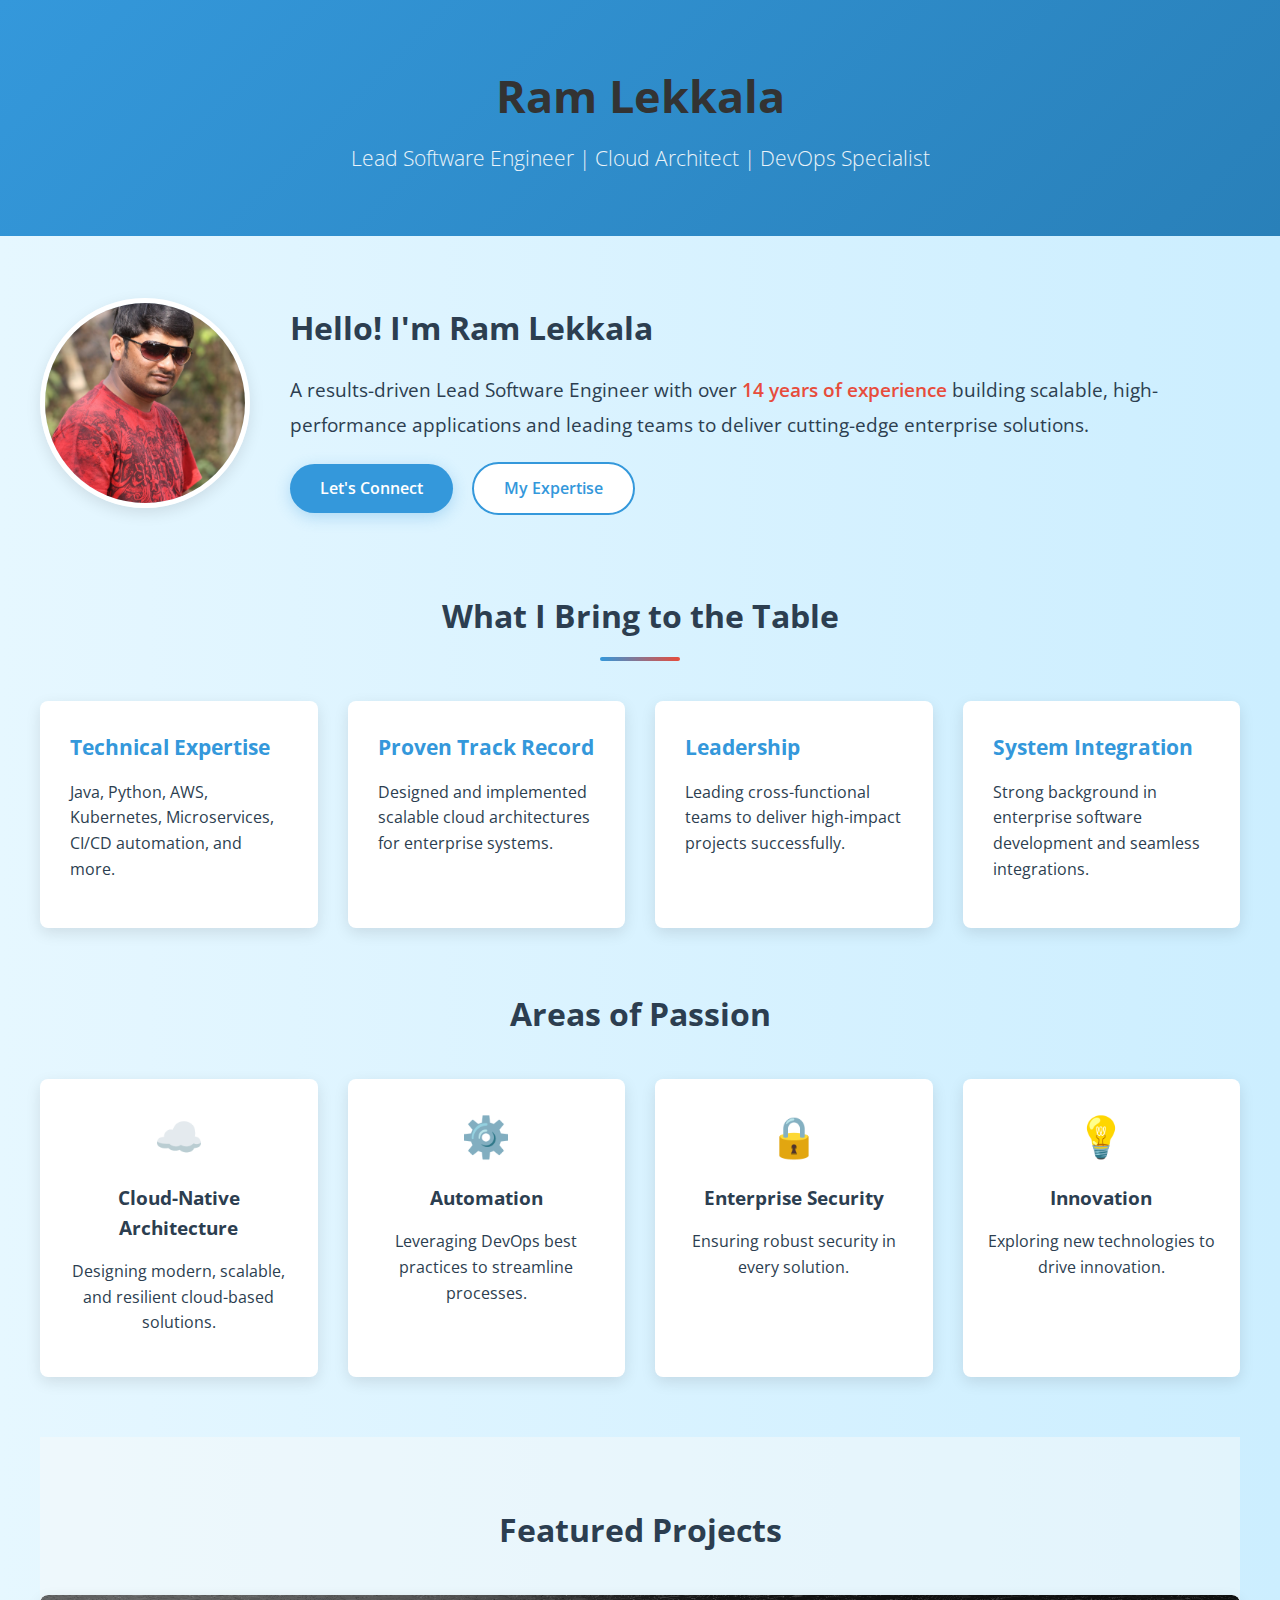
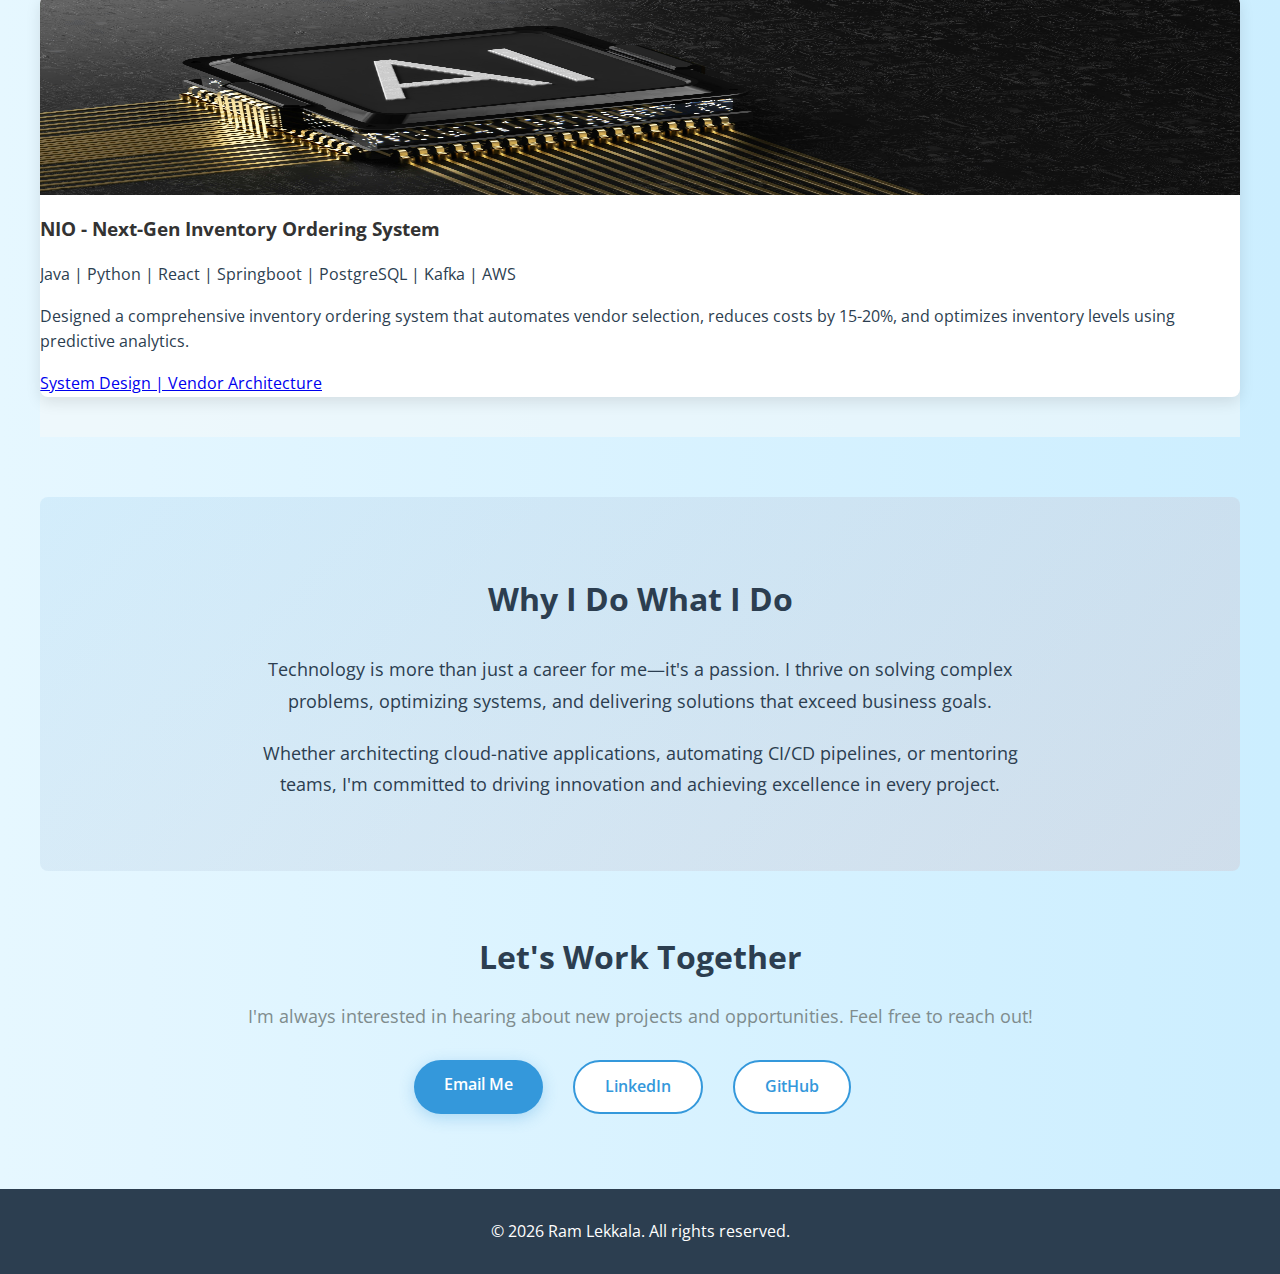
<file: inventory-system-design/index.html>
<!DOCTYPE html>
<html lang="en">
<head>
    <meta charset="UTF-8">
    <meta name="viewport" content="width=device-width, initial-scale=1.0">
    <title>Ram Lekkala - Lead Software Engineer</title>
    <link rel="stylesheet" href="css/styles.css">
    <link rel="stylesheet" href="css/about_me_styles.css">
    <link href="https://fonts.googleapis.com/css2?family=Open+Sans:wght@400;600;700&family=Roboto:wght@300;400;500&display=swap" rel="stylesheet">
</head>
<body>
    <header class="main-header">
        <div class="container">
            <h1>Ram Lekkala</h1>
            <p class="tagline">Lead Software Engineer | Cloud Architect | DevOps Specialist</p>
        </div>
    </header>

    <main class="container">
        <section class="hero-section">
            <div class="profile-intro">
                <img src="assets/images/Ram_Photo.JPG" alt="Ram Lekkala" class="profile-image">
                <div class="intro-text">
                    <h2>Hello! I'm Ram Lekkala</h2>
                    <p class="lead">A results-driven Lead Software Engineer with over <span class="highlight">14 years of experience</span> building scalable, high-performance applications and leading teams to deliver cutting-edge enterprise solutions.</p>
                    <div class="cta-buttons">
                        <a href="#contact" class="btn-primary">Let's Connect</a>
                        <a href="#expertise" class="btn-secondary">My Expertise</a>
                    </div>
                </div>
            </div>
        </section>

        <section id="expertise" class="expertise-section">
            <h2>What I Bring to the Table</h2>
            <div class="expertise-grid">
                <div class="expertise-card">
                    <h3>Technical Expertise</h3>
                    <p>Java, Python, AWS, Kubernetes, Microservices, CI/CD automation, and more.</p>
                </div>
                <div class="expertise-card">
                    <h3>Proven Track Record</h3>
                    <p>Designed and implemented scalable cloud architectures for enterprise systems.</p>
                </div>
                <div class="expertise-card">
                    <h3>Leadership</h3>
                    <p>Leading cross-functional teams to deliver high-impact projects successfully.</p>
                </div>
                <div class="expertise-card">
                    <h3>System Integration</h3>
                    <p>Strong background in enterprise software development and seamless integrations.</p>
                </div>
            </div>
        </section>

        <section class="passion-section">
            <h2>Areas of Passion</h2>
            <div class="passion-list">
                <div class="passion-item">
                    <span class="icon">☁️</span>
                    <h3>Cloud-Native Architecture</h3>
                    <p>Designing modern, scalable, and resilient cloud-based solutions.</p>
                </div>
                <div class="passion-item">
                    <span class="icon">⚙️</span>
                    <h3>Automation</h3>
                    <p>Leveraging DevOps best practices to streamline processes.</p>
                </div>
                <div class="passion-item">
                    <span class="icon">🔒</span>
                    <h3>Enterprise Security</h3>
                    <p>Ensuring robust security in every solution.</p>
                </div>
                <div class="passion-item">
                    <span class="icon">💡</span>
                    <h3>Innovation</h3>
                    <p>Exploring new technologies to drive innovation.</p>
                </div>
            </div>
        </section>
        <section id="projects" class="projects-section">
            <h2>Featured Projects</h2>
            <div class="projects-grid">
                <div class="project-card nio-project">
                    <div class="project-image">
                        <img src="assets/images/nio-project-thumbnail.png" alt="NIO Project Architecture">
                    </div>
                    <div class="project-details">
                        <h3>NIO - Next-Gen Inventory Ordering System</h3>
                        <p class="project-tech">Java | Python | React | Springboot | PostgreSQL | Kafka | AWS</p>
                        <p class="project-description">Designed a comprehensive inventory ordering system that automates vendor selection, reduces costs by 15-20%, and optimizes inventory levels using predictive analytics.</p>
                        <div class="project-links">
                            <a href="/system_design.html" class="btn-architecture">
                                <i class="fas fa-project-diagram"></i> System Design |
                            </a>
                            <a href="javascript:void(0)" class="btn-architecture" onclick="showArchitecture('nio-vendor-architecture')">
                                <i class="fas fa-network-wired"></i>  Vendor Architecture
                            </a>
                        </div>
                    </div>
                </div>
            </div>
        </section>
        <section class="mission-section">
            <h2>Why I Do What I Do</h2>
            <div class="mission-content">
                <p>Technology is more than just a career for me—it's a passion. I thrive on solving complex problems, optimizing systems, and delivering solutions that exceed business goals.</p>
                <p>Whether architecting cloud-native applications, automating CI/CD pipelines, or mentoring teams, I'm committed to driving innovation and achieving excellence in every project.</p>
            </div>
        </section>

        <section id="contact" class="contact-section">
            <h2>Let's Work Together</h2>
            <p>I'm always interested in hearing about new projects and opportunities. Feel free to reach out!</p>
            <div class="contact-options">
                <a href="mailto:rammlekkala@gmail.com" class="btn-primary">Email Me</a>
                <a href="https://linkedin.com/in/yourprofile" target="_blank" class="btn-secondary">LinkedIn</a>
                <a href="https://github.com/yourusername" target="_blank" class="btn-secondary">GitHub</a>
            </div>
        </section>
    </main>

    <footer class="main-footer">
        <div class="container">
            <p>&copy; <span id="year"></span> Ram Lekkala. All rights reserved.</p>
        </div>
    </footer>

    <script src="js/scripts.js"></script>
    <script>
        // Simple script to update copyright year
        document.getElementById('year').textContent = new Date().getFullYear();
    </script>
</body>
</html>
</file>
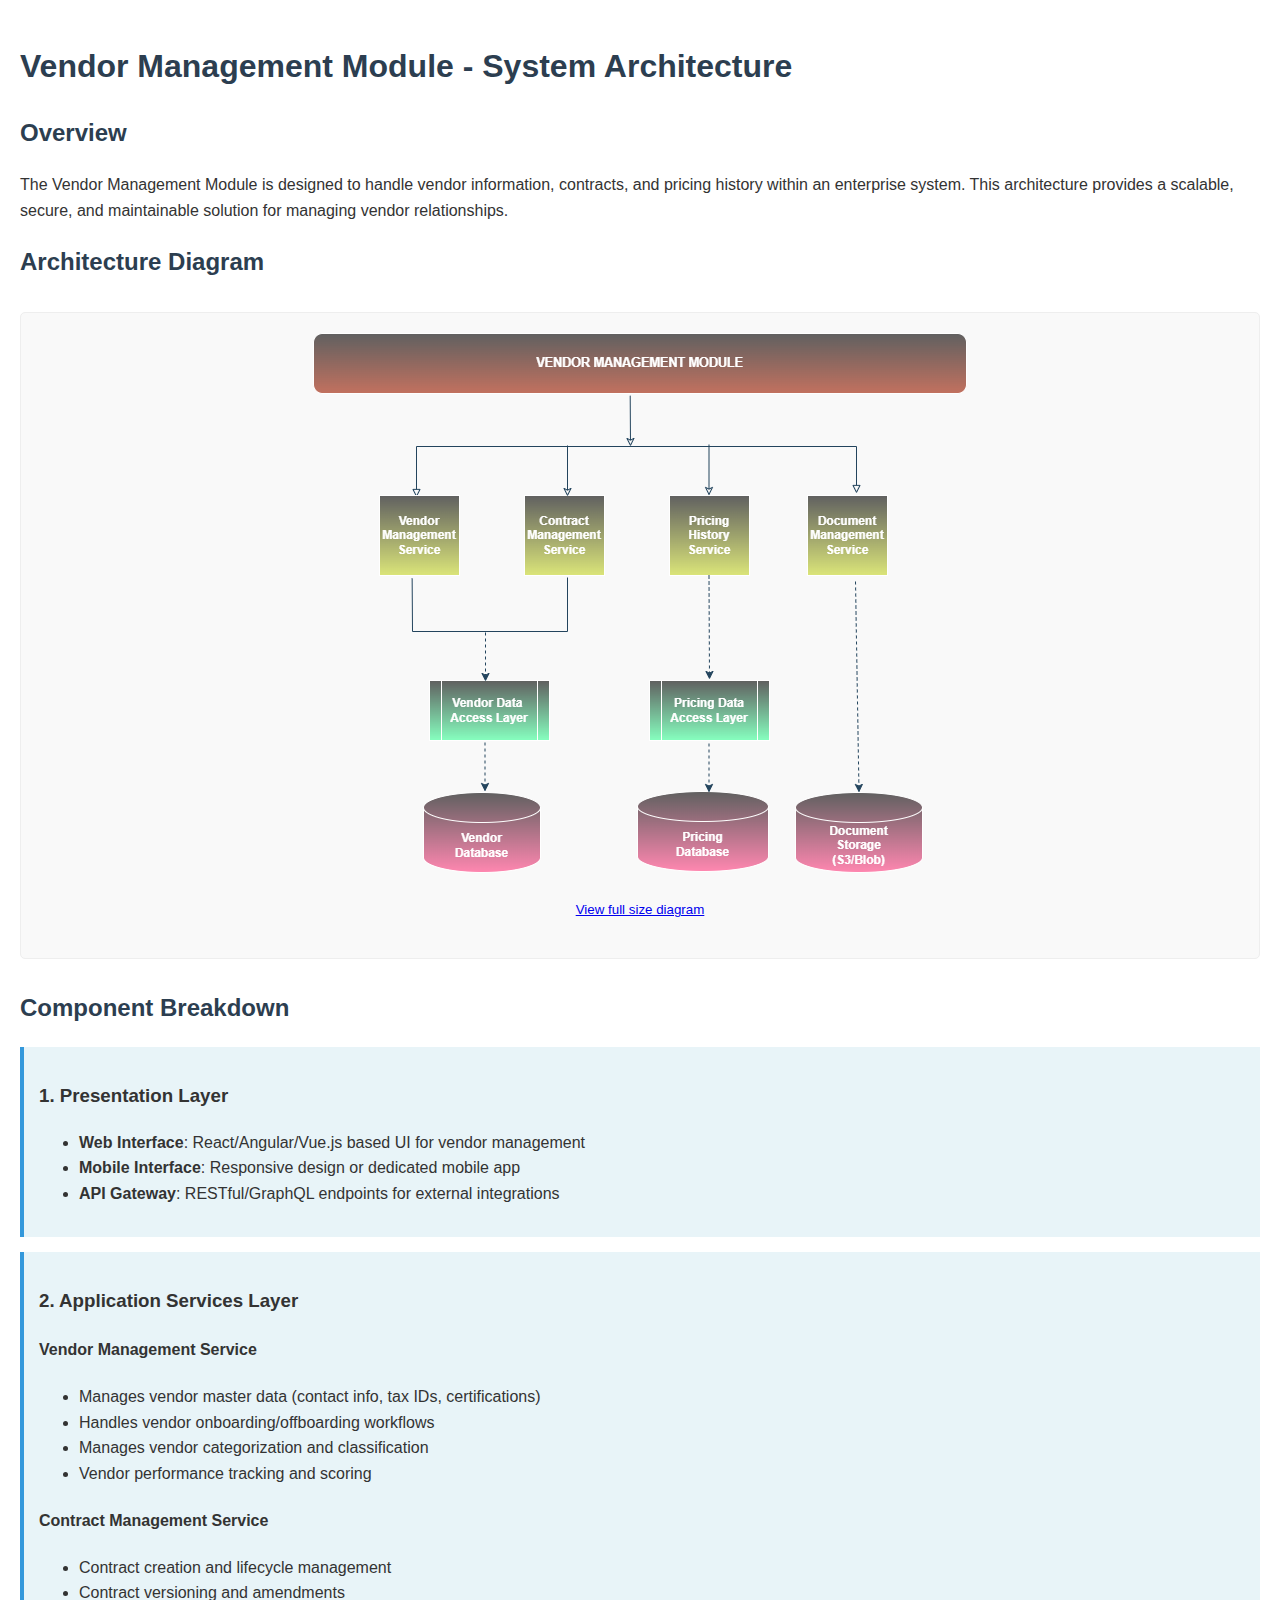
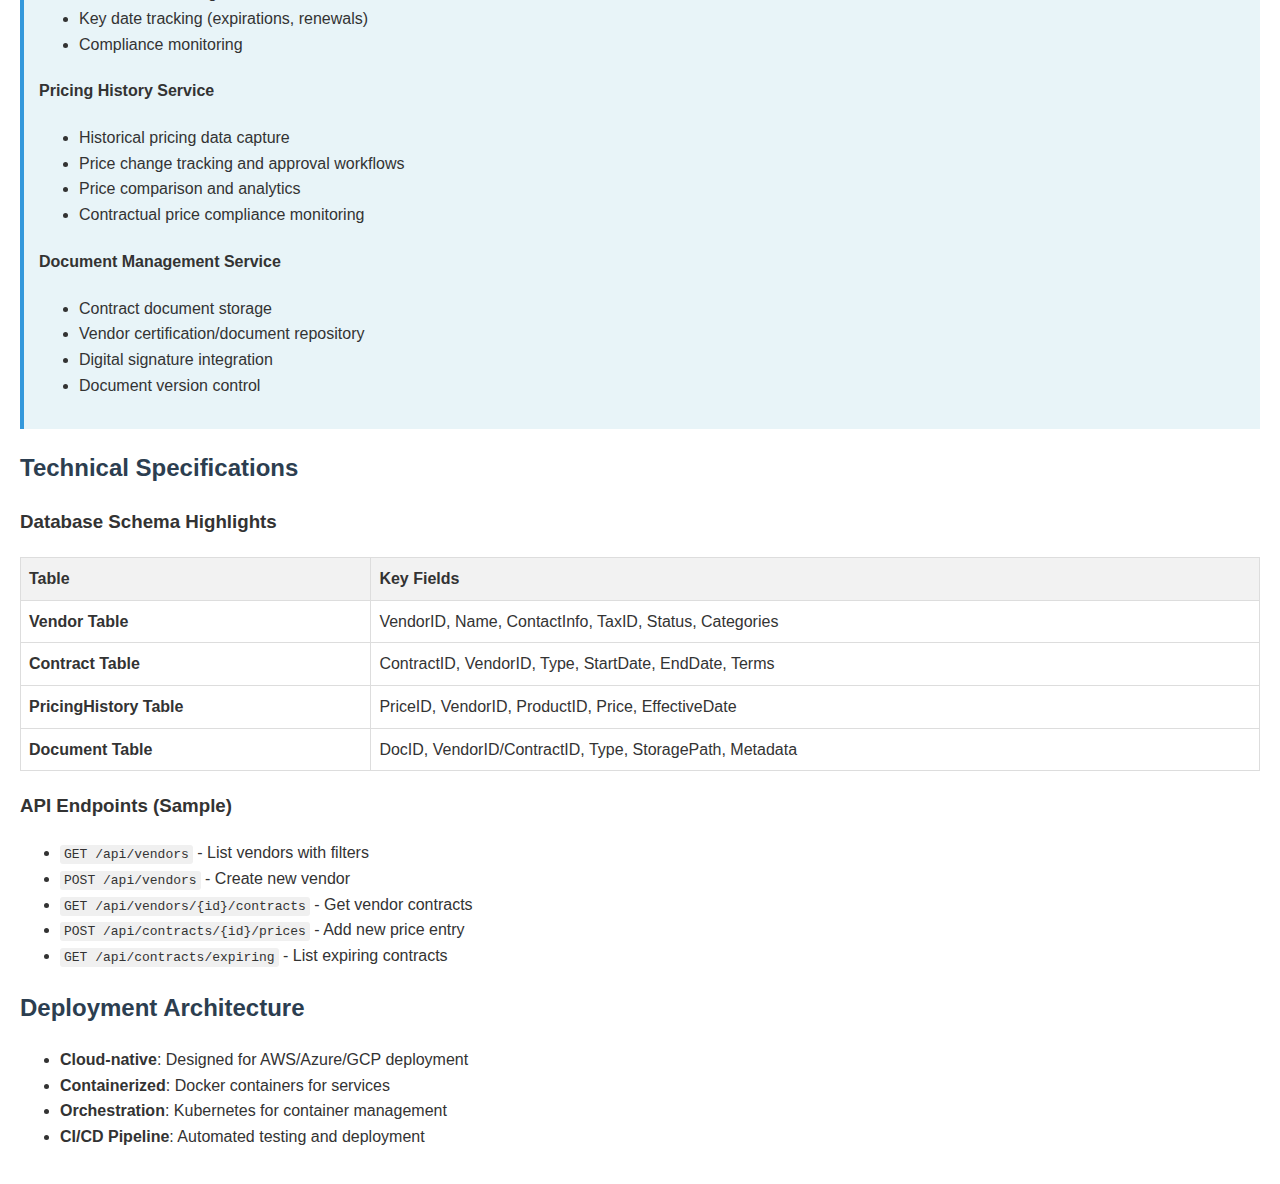
<file: inventory-system-design/vendor_management_architecture.html>
<!DOCTYPE html>
<html lang="en">
    <head>
        <meta charset="UTF-8">
        <meta name="viewport" content="width=device-width, initial-scale=1.0">
        <title>Vendor Management Architecture Overview</title>
        <link rel="stylesheet" href="css/vendor_mgmt_arch_styles.css">
    </head>
    <body>
        <h1>Vendor Management Module - System Architecture</h1>
        <h2>Overview</h2>
        <p>The Vendor Management Module is designed to handle vendor information, contracts, and pricing history within an enterprise system. This architecture provides a scalable, secure, and maintainable solution for managing vendor relationships.</p>
        <h2>Architecture Diagram</h2>
        <div class="diagram-container">
            <img src="assets/images/vendor-management-architecture.drawio.png" 
             alt="Vendor Management System Architecture Diagram"
             title="Click to view larger version" />
        <p><small><a href="assets/images/vendor-management-architecture.drawio.png" target="_blank">View full size diagram</a></small></p>
        </div>
        <h2>Component Breakdown</h2>
    
    <div class="component">
        <h3>1. Presentation Layer</h3>
        <ul>
            <li><strong>Web Interface</strong>: React/Angular/Vue.js based UI for vendor management</li>
            <li><strong>Mobile Interface</strong>: Responsive design or dedicated mobile app</li>
            <li><strong>API Gateway</strong>: RESTful/GraphQL endpoints for external integrations</li>
        </ul>
    </div>
    
    <div class="component">
        <h3>2. Application Services Layer</h3>
        
        <h4>Vendor Management Service</h4>
        <ul>
            <li>Manages vendor master data (contact info, tax IDs, certifications)</li>
            <li>Handles vendor onboarding/offboarding workflows</li>
            <li>Manages vendor categorization and classification</li>
            <li>Vendor performance tracking and scoring</li>
        </ul>
        
        <h4>Contract Management Service</h4>
        <ul>
            <li>Contract creation and lifecycle management</li>
            <li>Contract versioning and amendments</li>
            <li>Key date tracking (expirations, renewals)</li>
            <li>Compliance monitoring</li>
        </ul>
        
        <h4>Pricing History Service</h4>
        <ul>
            <li>Historical pricing data capture</li>
            <li>Price change tracking and approval workflows</li>
            <li>Price comparison and analytics</li>
            <li>Contractual price compliance monitoring</li>
        </ul>
        
        <h4>Document Management Service</h4>
        <ul>
            <li>Contract document storage</li>
            <li>Vendor certification/document repository</li>
            <li>Digital signature integration</li>
            <li>Document version control</li>
        </ul>
    </div>
    
    <h2>Technical Specifications</h2>
    
    <h3>Database Schema Highlights</h3>
    <table>
        <tr>
            <th>Table</th>
            <th>Key Fields</th>
        </tr>
        <tr>
            <td><strong>Vendor Table</strong></td>
            <td>VendorID, Name, ContactInfo, TaxID, Status, Categories</td>
        </tr>
        <tr>
            <td><strong>Contract Table</strong></td>
            <td>ContractID, VendorID, Type, StartDate, EndDate, Terms</td>
        </tr>
        <tr>
            <td><strong>PricingHistory Table</strong></td>
            <td>PriceID, VendorID, ProductID, Price, EffectiveDate</td>
        </tr>
        <tr>
            <td><strong>Document Table</strong></td>
            <td>DocID, VendorID/ContractID, Type, StoragePath, Metadata</td>
        </tr>
    </table>
    
    <h3>API Endpoints (Sample)</h3>
    <ul>
        <li><code>GET /api/vendors</code> - List vendors with filters</li>
        <li><code>POST /api/vendors</code> - Create new vendor</li>
        <li><code>GET /api/vendors/{id}/contracts</code> - Get vendor contracts</li>
        <li><code>POST /api/contracts/{id}/prices</code> - Add new price entry</li>
        <li><code>GET /api/contracts/expiring</code> - List expiring contracts</li>
    </ul>
    
    <h2>Deployment Architecture</h2>
    <ul>
        <li><strong>Cloud-native</strong>: Designed for AWS/Azure/GCP deployment</li>
        <li><strong>Containerized</strong>: Docker containers for services</li>
        <li><strong>Orchestration</strong>: Kubernetes for container management</li>
        <li><strong>CI/CD Pipeline</strong>: Automated testing and deployment</li>
    </ul>
    </body>
    <script src="js/scripts.js"></script>
</html>
</file>
<file: inventory-system-design/css/styles.css>
/* Inventory System Design - CSS Stylesheet */
/* This stylesheet defines the styles for the Inventory System Design web application */
body {
    font-family: Arial, sans-serif;
    line-height: 1.6;
    margin: 0;
    background: linear-gradient(to right, #e6f7ff, #cceeff);
    color: #333333;
    padding-top: 70px;
}
h1, h2, h3 {
    color: #333;
}
code {
    background: #f4f4f4;
    padding: 5px;
    border-radius: 5px;
}
nav {
    width: 100%;
    margin-bottom: 20px;
    background: #007bff;
    padding: 10px;
    border-radius: 5px;
    display: flex;
    justify-content: flex-start;
    position: fixed;
    top: 0;
    left: 0;
    z-index: 1000;
}
nav a, nav button {
    background: none;
    border: none;
    font-size: 16px;
    cursor: pointer;
    color: #fff;
    text-decoration: none;
    margin-left: 15px;
}
nav a:hover, nav button:hover {
    color: #ffcc00;
}
.center-content {
    display: flex;
    justify-content: center;
    align-items: center;
    height: calc(100vh - 600px); /* Adjust for fixed nav height */
    text-align: center;
}
.dropdown {
    position: relative;
    display: inline-block;

}
.dropdown-content {
    display: none;
    position: fixed;
    background-color: #007bff;
    min-width: 160px;
    box-sizing: border-box;
    box-shadow: 0px 8px 16px 0px rgba(0,0,0,0.2);
    z-index: 1;
}
.dropdown-content a {
    color: white;
    padding: 12px 18px;
    text-decoration: none;
    display: block;
}
</file>
<file: inventory-system-design/css/about_me_styles.css>
/* about_me_styles.css - Modern Professional Profile */
:root {
    --primary-color: #3498db;
    --secondary-color: #2c3e50;
    --accent-color: #e74c3c;
    --light-bg: #f8f9fa;
    --dark-text: #2c3e50;
    --light-text: #7f8c8d;
    --border-radius: 8px;
    --box-shadow: 0 5px 15px rgba(0, 0, 0, 0.1);
    --transition: all 0.3s ease;
}

body {
    font-family: 'Open Sans', sans-serif;
    line-height: 1.6;
    color: var(--dark-text);
    background-color: var(--light-bg);
    margin: 0;
    padding: 0;
}

.container {
    max-width: 1200px;
    margin: 0 auto;
    padding: 0 20px;
}

/* Header Styles */
.main-header {
    background: linear-gradient(135deg, var(--primary-color), #2980b9);
    color: white;
    text-align: center;
    padding: 60px 0 40px;
    margin-bottom: 40px;
}

.main-header h1 {
    font-size: 2.8rem;
    margin: 0;
    font-weight: 700;
}

.tagline {
    font-size: 1.3rem;
    opacity: 0.9;
    margin-top: 10px;
    font-weight: 300;
}

/* Hero Section */
.hero-section {
    margin-bottom: 60px;
}

.profile-intro {
    display: flex;
    align-items: center;
    gap: 40px;
    margin-bottom: 50px;
}

@media (max-width: 768px) {
    .profile-intro {
        flex-direction: column;
        gap: 20px;
    }
}

.profile-image {
    width: 200px;
    height: 200px;
    border-radius: 50%;
    object-fit: cover;
    border: 5px solid white;
    box-shadow: var(--box-shadow);
}

.intro-text {
    flex: 1;
}

.intro-text h2 {
    font-size: 2rem;
    color: var(--secondary-color);
    margin-bottom: 20px;
}

.intro-text .lead {
    font-size: 1.2rem;
    line-height: 1.8;
    color: var(--dark-text);
}

.highlight {
    color: var(--accent-color);
    font-weight: 600;
}

/* Button Styles */
.btn-primary, .btn-secondary {
    display: inline-block;
    padding: 12px 30px;
    border-radius: 50px;
    text-decoration: none;
    font-weight: 600;
    transition: var(--transition);
    margin-right: 15px;
    margin-bottom: 15px;
}

.btn-primary {
    background-color: var(--primary-color);
    color: white;
    box-shadow: 0 4px 15px rgba(52, 152, 219, 0.3);
}

.btn-primary:hover {
    background-color: #2980b9;
    transform: translateY(-3px);
    box-shadow: 0 7px 20px rgba(52, 152, 219, 0.4);
}

.btn-secondary {
    background-color: white;
    color: var(--primary-color);
    border: 2px solid var(--primary-color);
}

.btn-secondary:hover {
    background-color: var(--primary-color);
    color: white;
    transform: translateY(-3px);
}

/* Expertise Section */
.expertise-section {
    margin-bottom: 60px;
}

.expertise-section h2 {
    text-align: center;
    font-size: 2rem;
    margin-bottom: 40px;
    color: var(--secondary-color);
    position: relative;
}

.expertise-section h2::after {
    content: '';
    display: block;
    width: 80px;
    height: 4px;
    background: linear-gradient(to right, var(--primary-color), var(--accent-color));
    margin: 15px auto 0;
    border-radius: 2px;
}

.expertise-grid {
    display: grid;
    grid-template-columns: repeat(auto-fit, minmax(250px, 1fr));
    gap: 30px;
}

.expertise-card {
    background: white;
    padding: 30px;
    border-radius: var(--border-radius);
    box-shadow: var(--box-shadow);
    transition: var(--transition);
}

.expertise-card:hover {
    transform: translateY(-10px);
    box-shadow: 0 10px 25px rgba(0, 0, 0, 0.15);
}

.expertise-card h3 {
    color: var(--primary-color);
    margin-top: 0;
    margin-bottom: 15px;
    font-size: 1.3rem;
}

/* Passion Section */
.passion-section {
    margin-bottom: 60px;
}

.passion-section h2 {
    text-align: center;
    font-size: 2rem;
    margin-bottom: 40px;
    color: var(--secondary-color);
}

.passion-list {
    display: grid;
    grid-template-columns: repeat(auto-fit, minmax(200px, 1fr));
    gap: 30px;
}

.passion-item {
    background: white;
    padding: 25px;
    border-radius: var(--border-radius);
    box-shadow: var(--box-shadow);
    text-align: center;
    transition: var(--transition);
}

.passion-item:hover {
    transform: translateY(-5px);
}

.passion-item .icon {
    font-size: 2.5rem;
    margin-bottom: 15px;
    display: block;
}

.passion-item h3 {
    margin-top: 0;
    margin-bottom: 15px;
    color: var(--secondary-color);
}

/* Mission Section */
.mission-section {
    background: linear-gradient(135deg, rgba(52, 152, 219, 0.1), rgba(231, 76, 60, 0.1));
    padding: 50px;
    border-radius: var(--border-radius);
    margin-bottom: 60px;
}

.mission-section h2 {
    text-align: center;
    font-size: 2rem;
    margin-bottom: 30px;
    color: var(--secondary-color);
}

.mission-content p {
    font-size: 1.1rem;
    line-height: 1.8;
    max-width: 800px;
    margin: 0 auto 20px;
    text-align: center;
}

/* Contact Section */
.contact-section {
    text-align: center;
    margin-bottom: 60px;
}

.contact-section h2 {
    font-size: 2rem;
    margin-bottom: 20px;
    color: var(--secondary-color);
}

.contact-section p {
    font-size: 1.1rem;
    margin-bottom: 30px;
    color: var(--light-text);
}

.contact-options {
    display: flex;
    justify-content: center;
    flex-wrap: wrap;
    gap: 15px;
}

/* Footer */
.main-footer {
    background-color: var(--secondary-color);
    color: white;
    text-align: center;
    padding: 30px 0;
    margin-top: 60px;
}

.main-footer p {
    margin: 0;
}

/* ======================
   Projects Section 
   ====================== */

   .projects-section {
    margin: 60px 0;
    padding: 40px 0;
    background-color: rgba(248, 249, 250, 0.5);
}

.projects-section h2 {
    text-align: center;
    font-size: 2rem;
    margin-bottom: 40px;
    color: var(--secondary-color);
}

/* Project Image Styles */
.project-image {
    height: 200px;
    overflow: hidden;
    border-radius: 8px 8px 0 0;
    background: #f5f7fa;
    display: flex;
    align-items: center;
    justify-content: center;
}

.project-image img {
    width: 100%;
    height: 100%;
    object-fit: initial;
    transition: transform 0.5s ease;
}

/* Hover effect */
.project-card:hover .project-image img {
    transform: scale(1.05);
}

/* Project Card Container */
.project-card {
    background: white;
    border-radius: var(--border-radius);
    box-shadow: var(--box-shadow);
    overflow: hidden;
    transition: var(--transition);
}

/* Responsive Adjustments */
@media (max-width: 768px) {
    .project-image {
        height: 160px;
    }

    .main-header {
        padding: 40px 0 30px;
    }
    
    .main-header h1 {
        font-size: 2.2rem;
    }
    
    .tagline {
        font-size: 1.1rem;
    }
    
    .profile-image {
        width: 150px;
        height: 150px;
    }
    
    .expertise-grid, .passion-list {
        grid-template-columns: 1fr;
    }
    
    .mission-section {
        padding: 30px 20px;
    }
}

@media (max-width: 480px) {
    .main-header h1 {
        font-size: 1.8rem;
    }
    
    .profile-image {
        width: 120px;
        height: 120px;
    }
    
    .btn-primary, .btn-secondary {
        display: block;
        width: 100%;
        margin-right: 0;
    }
}

/* Animations */
@keyframes fadeIn {
    from { opacity: 0; transform: translateY(20px); }
    to { opacity: 1; transform: translateY(0); }
}

.fade-in {
    animation: fadeIn 0.8s ease-out forwards;
}
</file>
<file: inventory-system-design/css/vendor_mgmt_arch_styles.css>
/* Vendor Management Architecture Overview Page - CSS Stylesheet */
body {
    font-family: Arial, sans-serif;
    line-height: 1.6;
    margin: 0;
    padding: 20px;
    color: #333;
}
h1, h2 {
    color: #2c3e50;
}
.architecture-diagram {
    background-color: #f9f9f9;
    border: 1px solid #ddd;
    padding: 20px;
    margin: 20px 0;
    font-family: monospace;
    white-space: pre;
    overflow-x: auto;
}
.diagram-container {
    text-align: center;
    margin: 30px 0;
    border: 1px solid #eee;
    padding: 20px;
    background-color: #f9f9f9;
    border-radius: 5px;
}
.diagram-container img {
    max-width: 100%;
    height: auto;
}
.component {
    background-color: #e8f4f8;
    border-left: 4px solid #3498db;
    padding: 15px;
    margin: 15px 0;
}
table {
    width: 100%;
    border-collapse: collapse;
    margin: 20px 0;
}
th, td {
    border: 1px solid #ddd;
    padding: 8px;
    text-align: left;
}
th {
    background-color: #f2f2f2;
}
code {
    background-color: #f0f0f0;
    padding: 2px 4px;
    border-radius: 3px;
    font-family: monospace;
}
</file>
